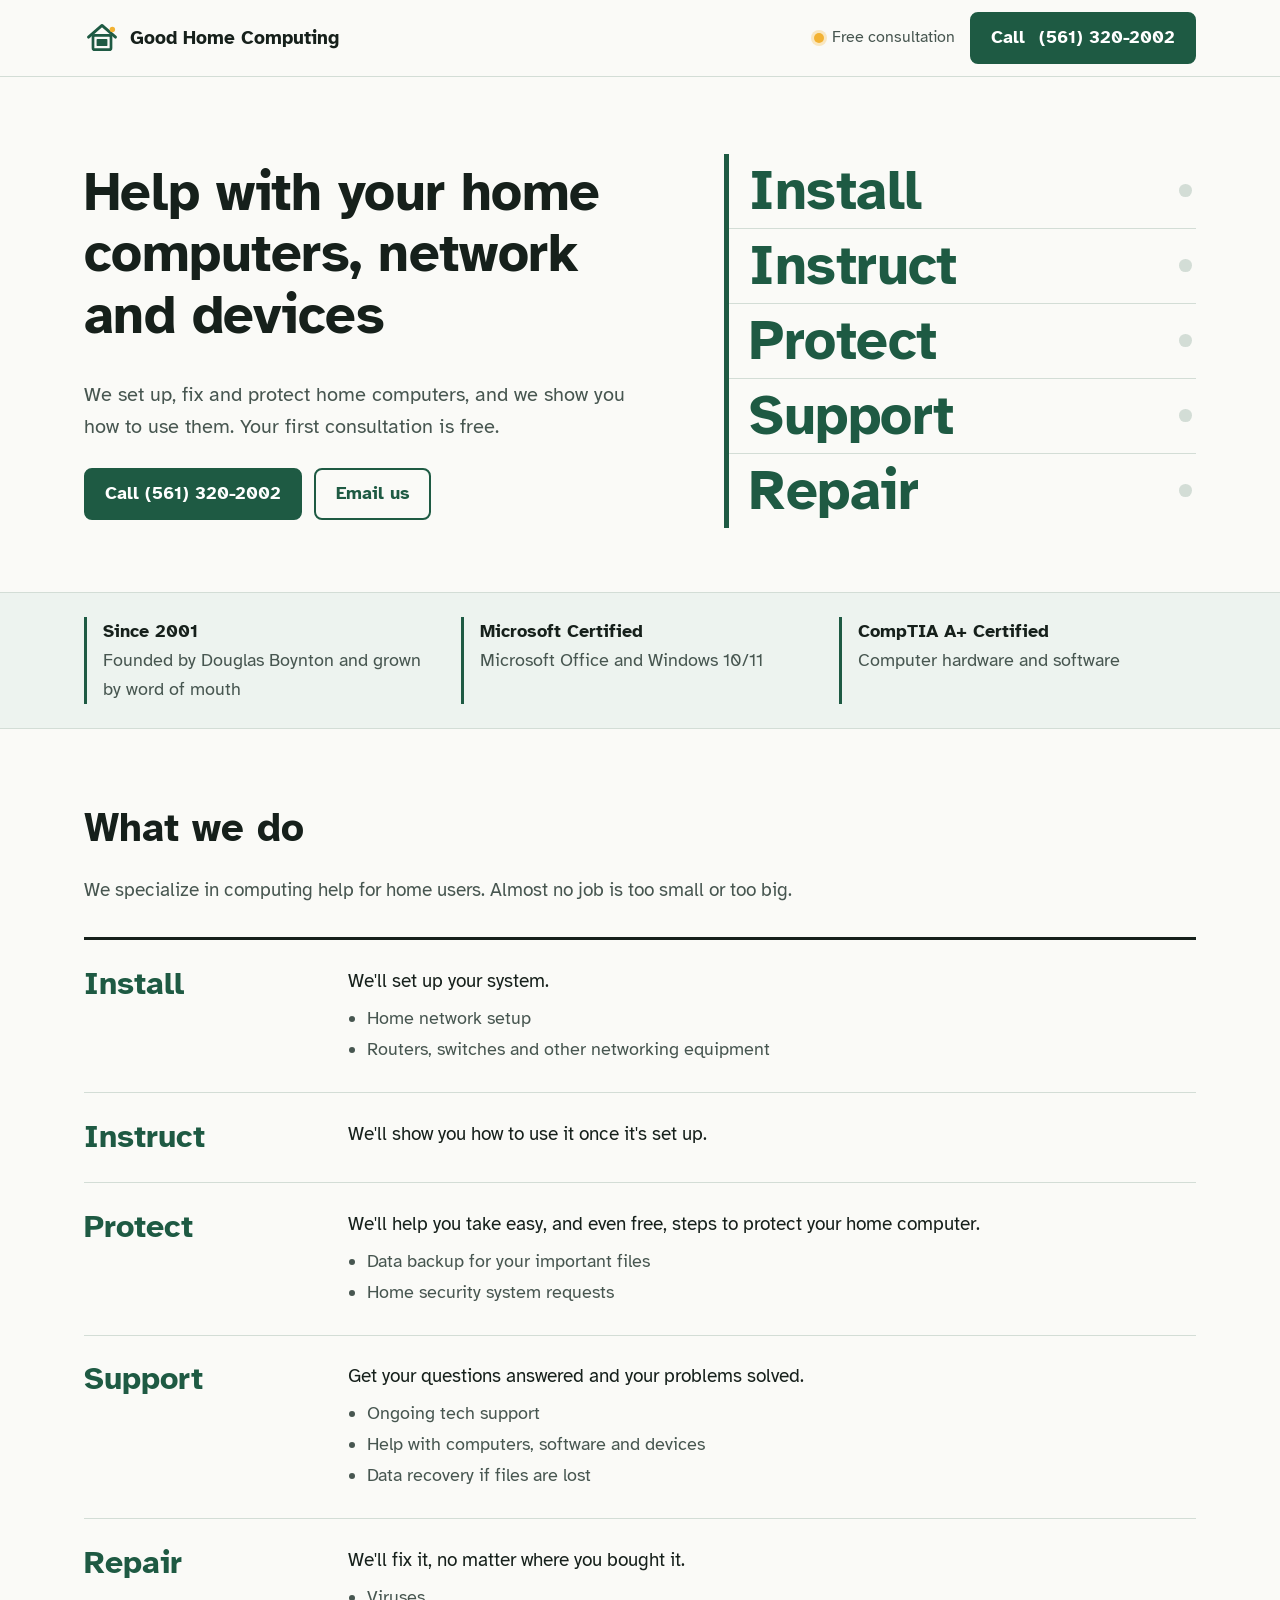
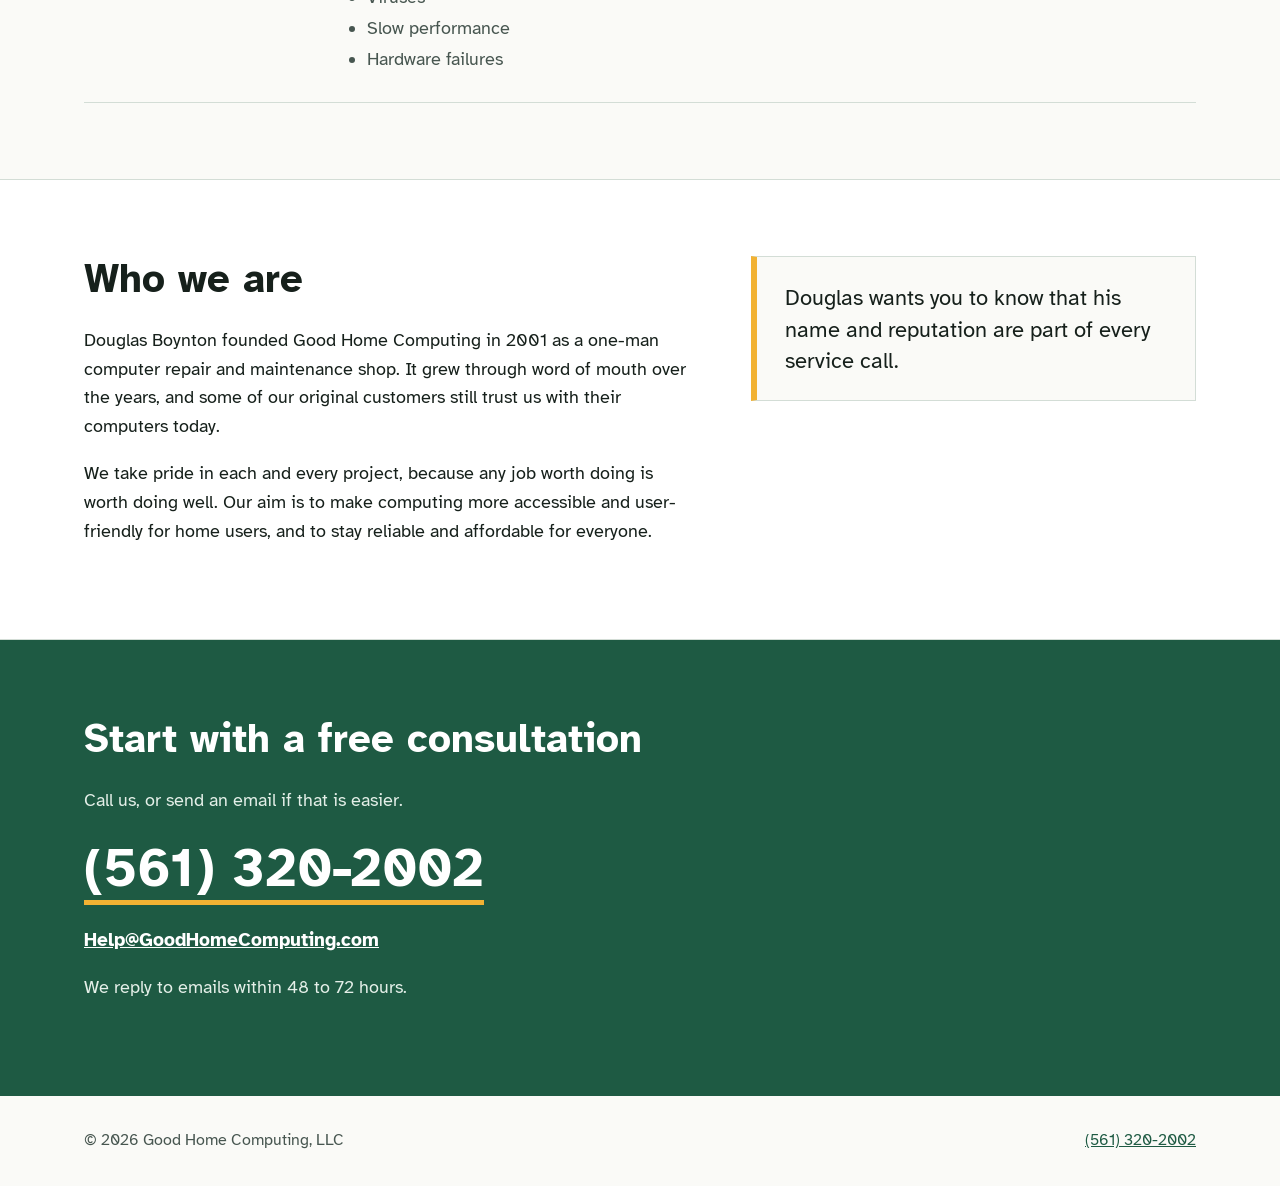
<file: index.html>
<!doctype html>
<html lang="en">
<head>
<meta charset="utf-8">
<meta name="viewport" content="width=device-width, initial-scale=1">
<title>Good Home Computing | Home computer repair and support</title>
<meta name="description" content="Good Home Computing helps home users set up, protect, repair and understand their computers, networks and devices. Call for a free first consultation.">
<link rel="canonical" href="https://www.goodhomecomputing.com/">
<meta property="og:type" content="website">
<meta property="og:url" content="https://www.goodhomecomputing.com/">
<meta property="og:title" content="Good Home Computing | Home computer repair and support">
<meta property="og:description" content="Good Home Computing helps home users set up, protect, repair and understand their computers, networks and devices. Call for a free first consultation.">
<meta property="og:image" content="https://www.goodhomecomputing.com/og.png">
<meta property="og:image:width" content="1200">
<meta property="og:image:height" content="630">
<meta name="twitter:card" content="summary_large_image">
<meta name="theme-color" content="#1E5A43">
<link rel="icon" href="/favicon.svg" type="image/svg+xml">
<link rel="apple-touch-icon" href="/apple-touch-icon.png">
<link rel="preconnect" href="https://fonts.googleapis.com">
<link rel="preconnect" href="https://fonts.gstatic.com" crossorigin>
<link rel="stylesheet" href="https://fonts.googleapis.com/css2?family=Atkinson+Hyperlegible:wght@400;700&amp;display=swap">
<link rel="stylesheet" href="/style.css">
<script type="application/ld+json">{"@context": "https://schema.org", "@type": "ProfessionalService", "name": "Good Home Computing, LLC", "url": "https://www.goodhomecomputing.com/", "telephone": "+1-561-320-2002", "foundingDate": "2001", "founder": {"@type": "Person", "name": "Douglas Boynton"}, "description": "Good Home Computing helps home users set up, protect, repair and understand their computers, networks and devices. Call for a free first consultation."}</script>
</head>
<body>
<a class="skip" href="#main">Skip to main content</a>
<header class="site-head"><div class="wrap"><a class="brand" href="/"><svg viewBox="0 0 40 40" aria-hidden="true" focusable="false"><path d="M5 19 20 6l15 13" fill="none" stroke="#1E5A43" stroke-width="3.2" stroke-linecap="round" stroke-linejoin="round"/><rect x="10" y="17" width="20" height="16" rx="2" fill="none" stroke="#1E5A43" stroke-width="3"/><rect x="14" y="21" width="12" height="8" rx="1" fill="#1E5A43"/><circle cx="31.5" cy="10.5" r="3" fill="#F2B233"/></svg><span>Good Home Computing</span></a><div class="head-call"><span class="note"><span class="led" aria-hidden="true"></span>Free consultation</span><a class="btn btn-solid" href="tel:+15613202002" aria-label="Call (561) 320-2002">Call<span class="hide-sm">&nbsp;(561) 320-2002</span></a></div></div></header>
<main id="main">
<section class="hero" aria-labelledby="hero-title"><div class="wrap"><div>
<h1 id="hero-title">Help with your home computers, network and devices</h1><p class="lede">We set up, fix and protect home computers, and we show you how to use them. Your first consultation is free.</p>
<div class="actions"><a class="btn btn-solid" href="tel:+15613202002">Call (561) 320-2002</a><a class="btn btn-line js-email" href="#contact" data-u="Help" data-d="GoodHomeComputing.com" data-s="Free consultation">Email us</a></div>
</div><nav aria-label="Our services"><ul class="verbs"><li><a href="#install">Install</a></li><li><a href="#instruct">Instruct</a></li><li><a href="#protect">Protect</a></li><li><a href="#support">Support</a></li><li><a href="#repair">Repair</a></li></ul></nav></div></section>
<div class="creds"><div class="wrap"><ul><li><b>Since 2001</b><span>Founded by Douglas Boynton and grown by word of mouth</span></li><li><b>Microsoft Certified</b><span>Microsoft Office and Windows 10/11</span></li><li><b>CompTIA A+ Certified</b><span>Computer hardware and software</span></li></ul></div></div>
<section class="band services" id="services" aria-labelledby="services-title"><div class="wrap">
<h2 id="services-title">What we do</h2><p class="intro">We specialize in computing help for home users. Almost no job is too small or too big.</p><dl><div class="service" id="install"><dt>Install</dt><dd><p>We&#x27;ll set up your system.</p><ul><li>Home network setup</li><li>Routers, switches and other networking equipment</li></ul></dd></div><div class="service" id="instruct"><dt>Instruct</dt><dd><p>We&#x27;ll show you how to use it once it&#x27;s set up.</p></dd></div><div class="service" id="protect"><dt>Protect</dt><dd><p>We&#x27;ll help you take easy, and even free, steps to protect your home computer.</p><ul><li>Data backup for your important files</li><li>Home security system requests</li></ul></dd></div><div class="service" id="support"><dt>Support</dt><dd><p>Get your questions answered and your problems solved.</p><ul><li>Ongoing tech support</li><li>Help with computers, software and devices</li><li>Data recovery if files are lost</li></ul></dd></div><div class="service" id="repair"><dt>Repair</dt><dd><p>We&#x27;ll fix it, no matter where you bought it.</p><ul><li>Viruses</li><li>Slow performance</li><li>Hardware failures</li></ul></dd></div></dl></div></section>
<section class="band about" id="about" aria-labelledby="about-title"><div class="wrap"><div>
<h2 id="about-title">Who we are</h2><p>Douglas Boynton founded Good Home Computing in 2001 as a one-man computer repair and maintenance shop. It grew through word of mouth over the years, and some of our original customers still trust us with their computers today.</p><p>We take pride in each and every project, because any job worth doing is worth doing well. Our aim is to make computing more accessible and user-friendly for home users, and to stay reliable and affordable for everyone.</p></div><aside class="quote" aria-label="A promise from the founder"><p>Douglas wants you to know that his name and reputation are part of every service call.</p></aside></div></section>
<section class="band contact" id="contact" aria-labelledby="contact-title"><div class="wrap">
<h2 id="contact-title">Start with a free consultation</h2><p>Call us, or send an email if that is easier.</p><a class="phone" href="tel:+15613202002">(561) 320-2002</a>
<p><a class="email js-email" data-show data-u="Help" data-d="GoodHomeComputing.com" data-s="Free consultation" href="#contact">Email us</a></p>
<noscript><p>Email: Help at GoodHomeComputing dot com</p></noscript><p>We reply to emails within 48 to 72 hours.</p></div></section>
</main>
<footer class="site-foot"><div class="wrap"><span>&copy; 2026 Good Home Computing, LLC</span><a href="tel:+15613202002">(561) 320-2002</a></div></footer>
<script>document.querySelectorAll('.js-email').forEach(function(a){var m=a.getAttribute('data-u')+'@'+a.getAttribute('data-d');var s=a.getAttribute('data-s');a.href='mailto:'+m+(s?'?subject='+encodeURIComponent(s):'');if(a.hasAttribute('data-show')){a.textContent=m;}});</script>
</body>
</html>
</file>
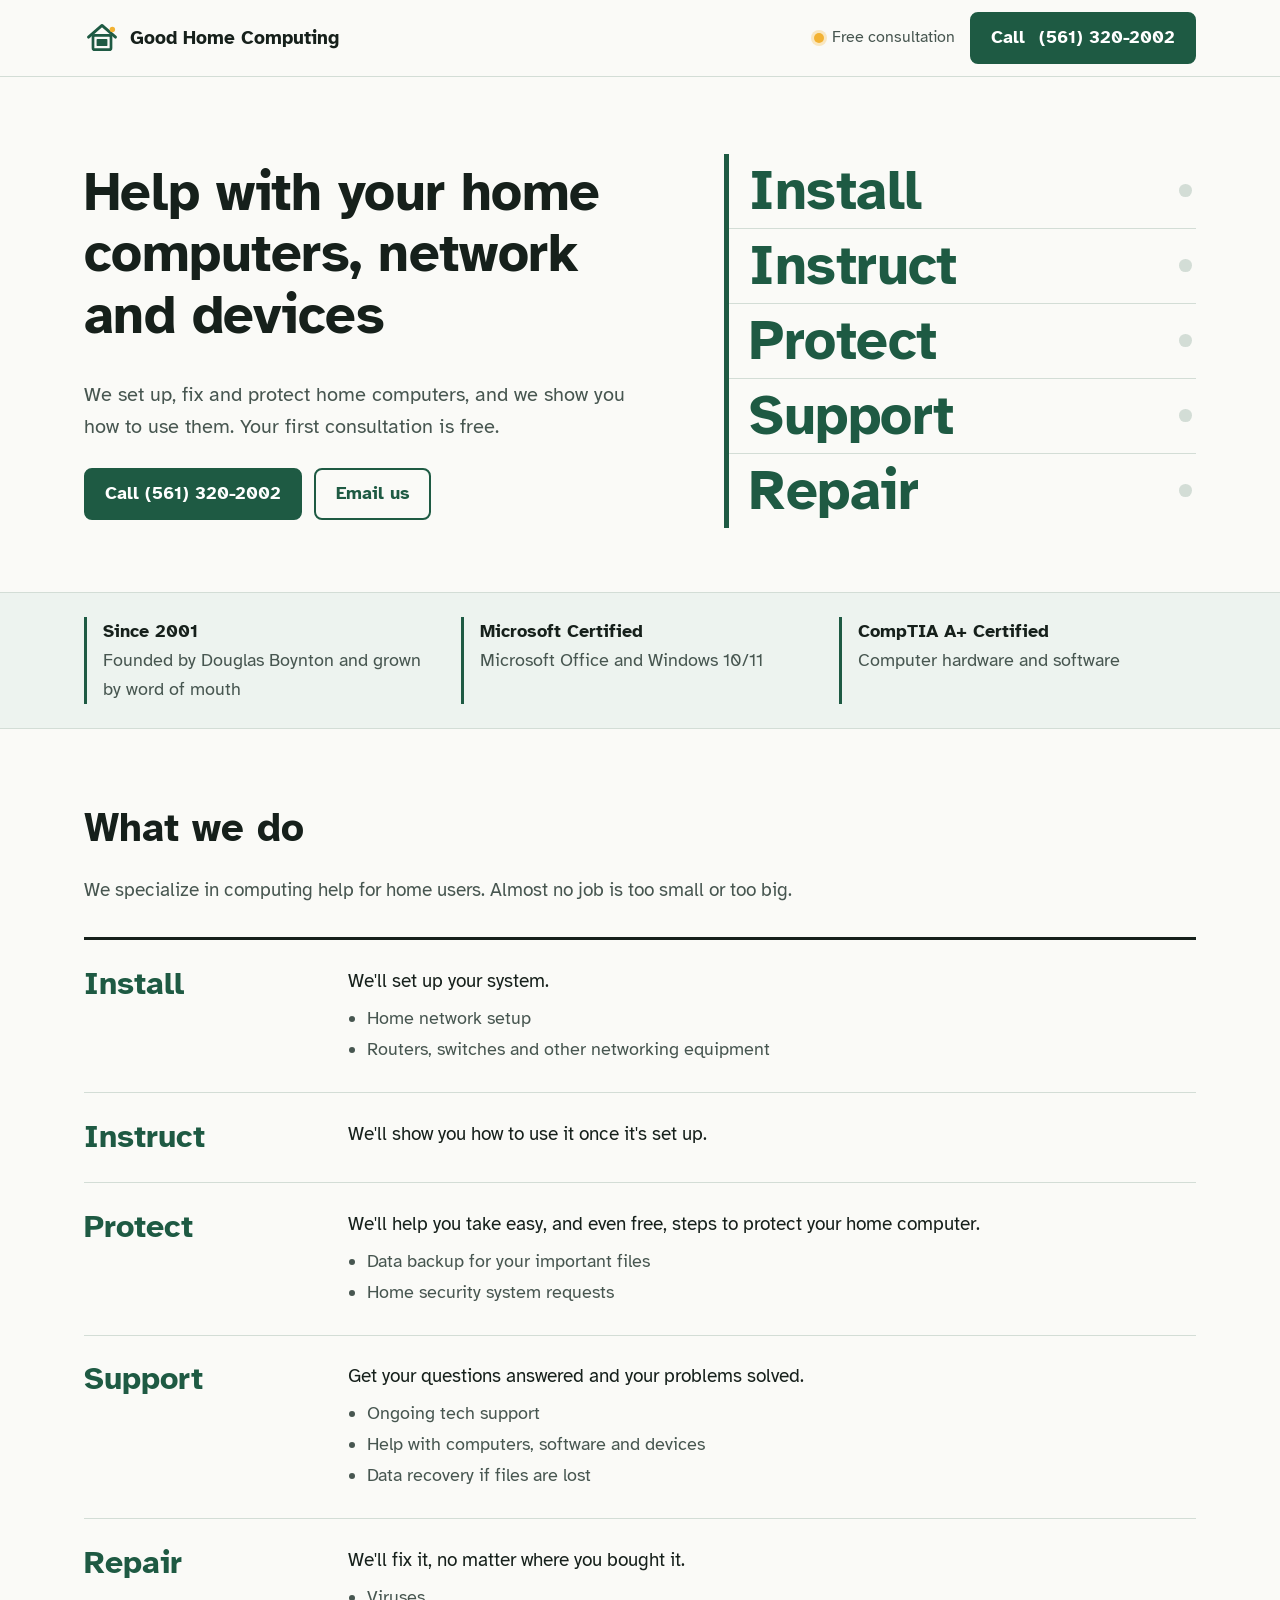
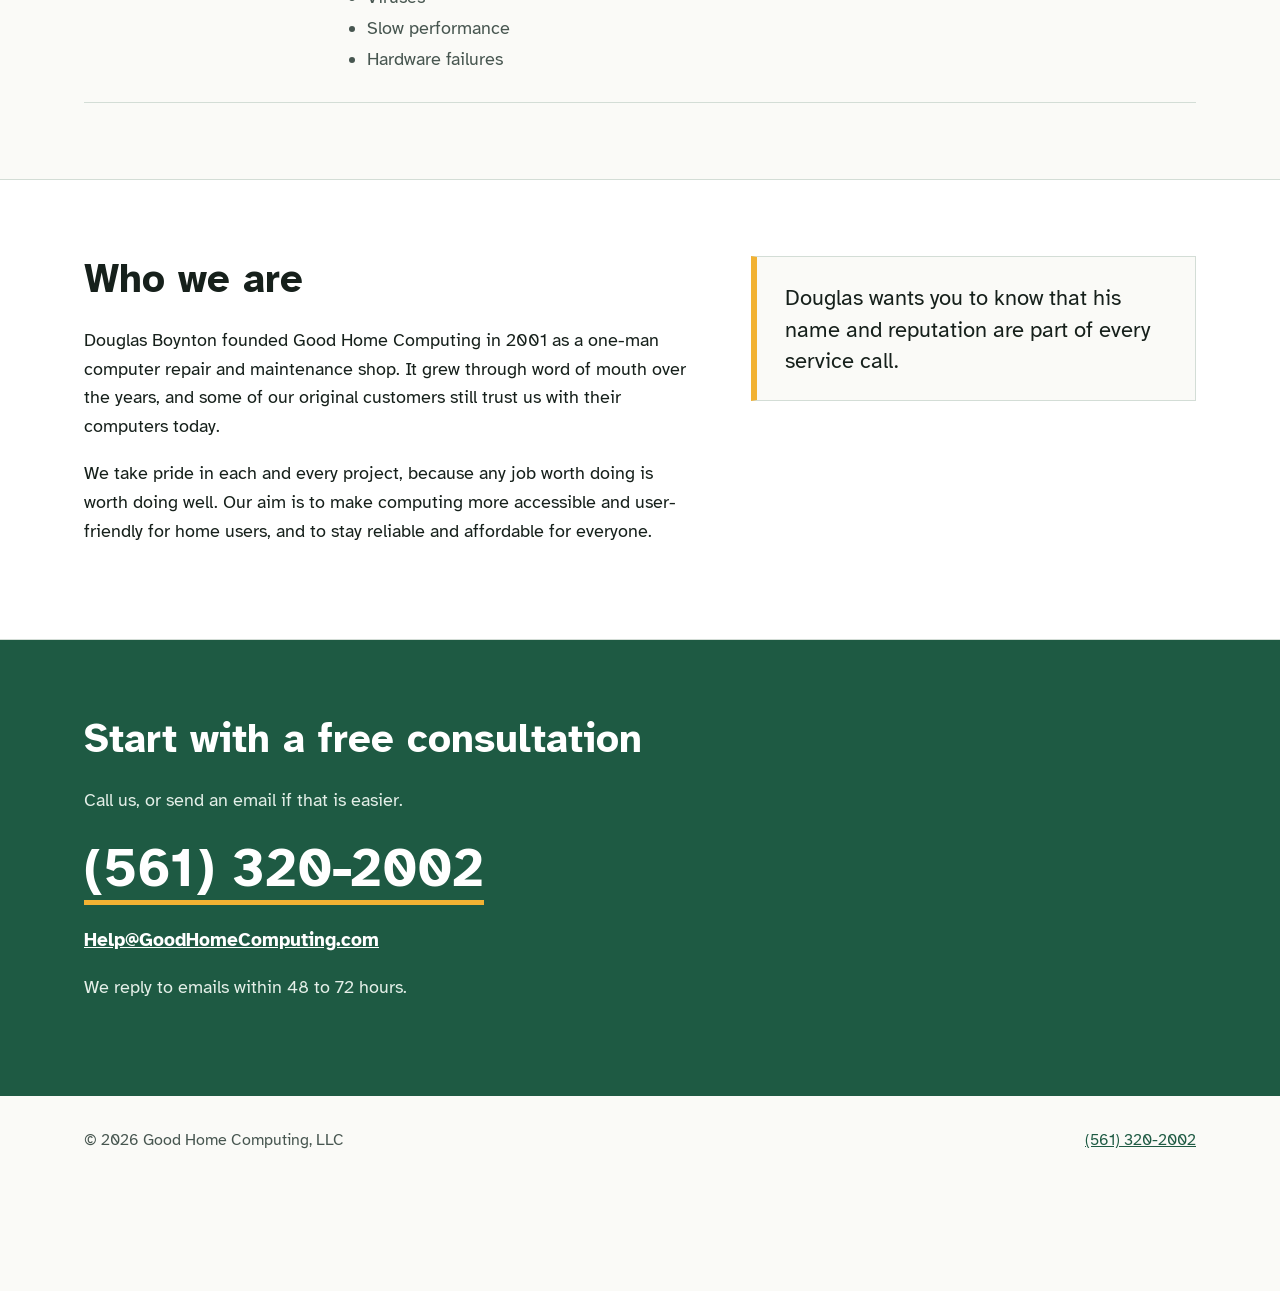
<file: about-us.html>
<!doctype html>
<html lang="en">
<head>
<meta charset="utf-8">
<title>Good Home Computing</title>
<meta name="robots" content="noindex">
<link rel="canonical" href="https://www.goodhomecomputing.com/#about">
<meta http-equiv="refresh" content="0; url=/#about">
</head>
<body>
<p>This page has moved to <a href="/#about">About us</a>.</p>
</body>
</html>
</file>
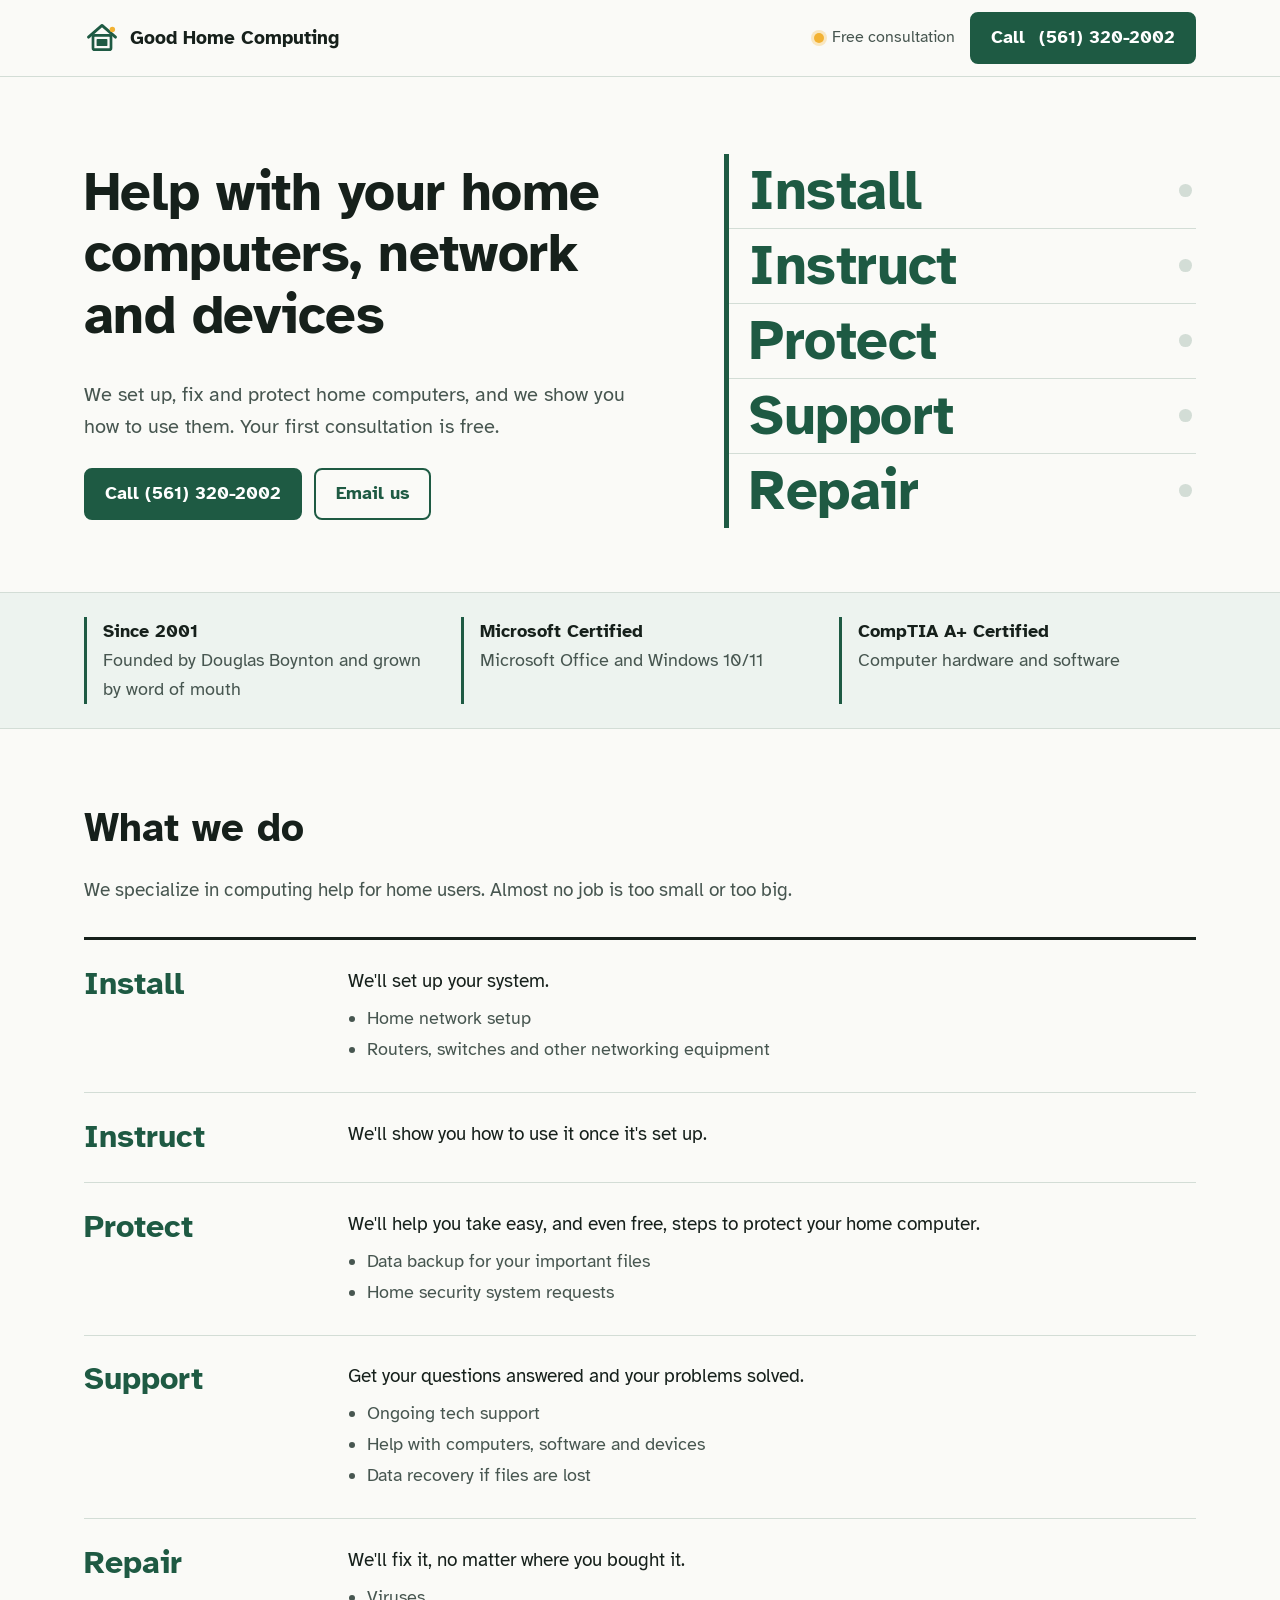
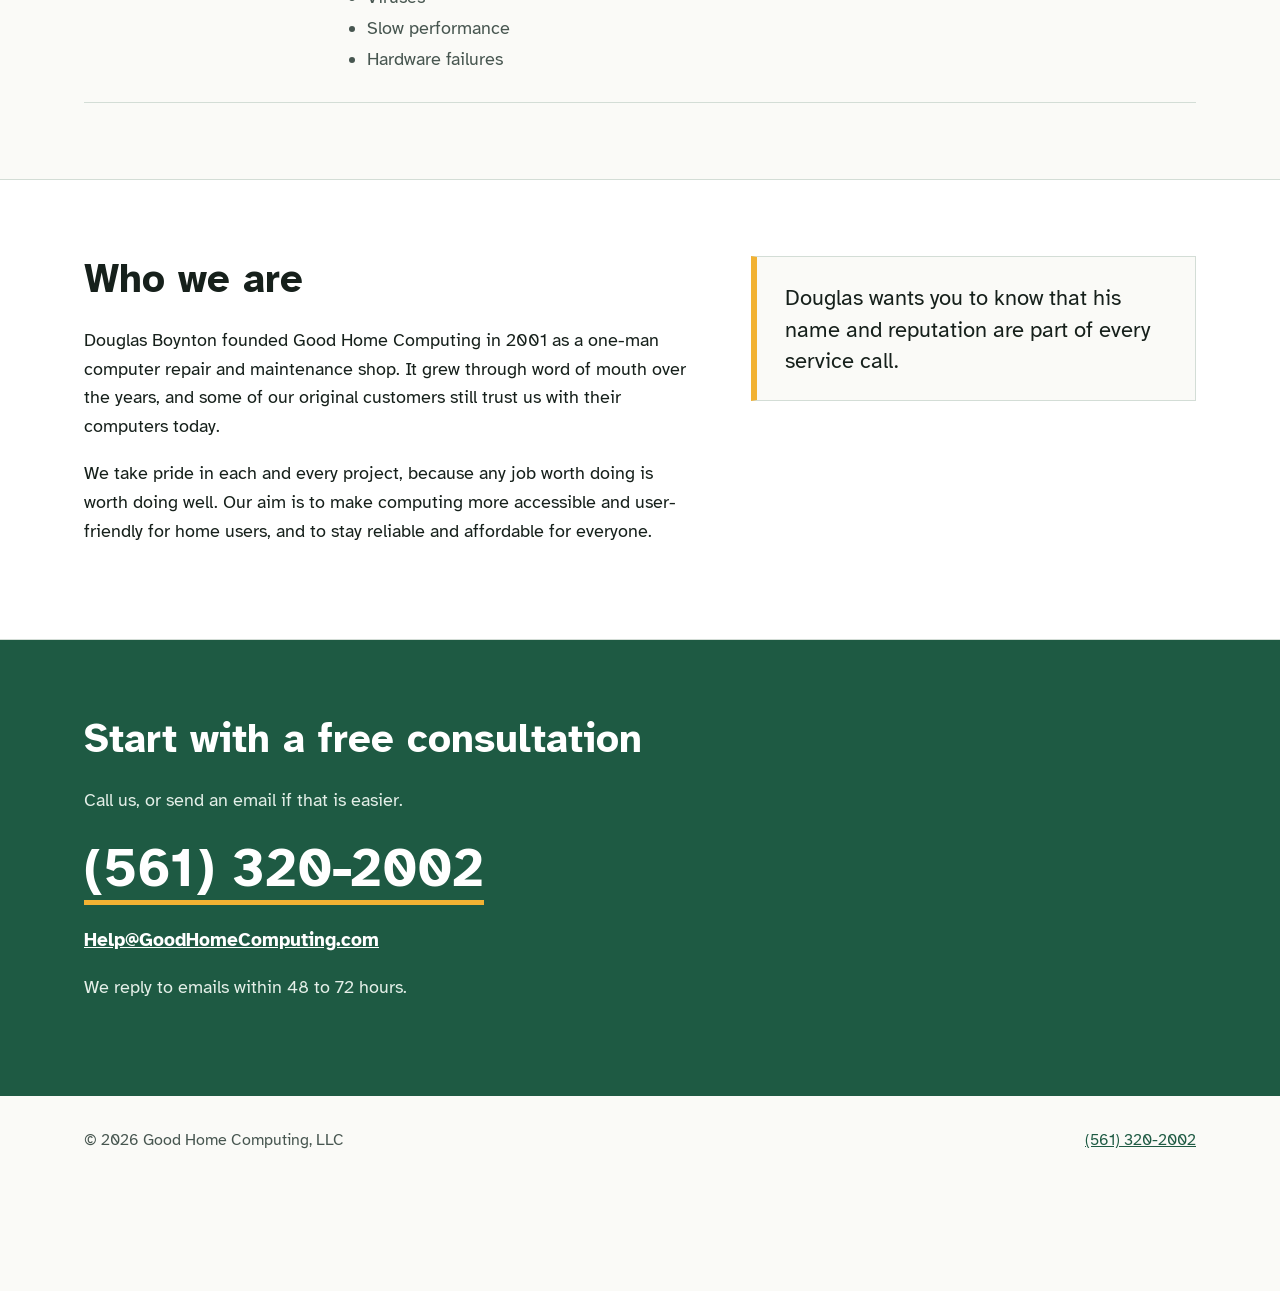
<file: contact-us.html>
<!doctype html>
<html lang="en">
<head>
<meta charset="utf-8">
<title>Good Home Computing</title>
<meta name="robots" content="noindex">
<link rel="canonical" href="https://www.goodhomecomputing.com/#contact">
<meta http-equiv="refresh" content="0; url=/#contact">
</head>
<body>
<p>This page has moved to <a href="/#contact">Contact us</a>.</p>
</body>
</html>
</file>
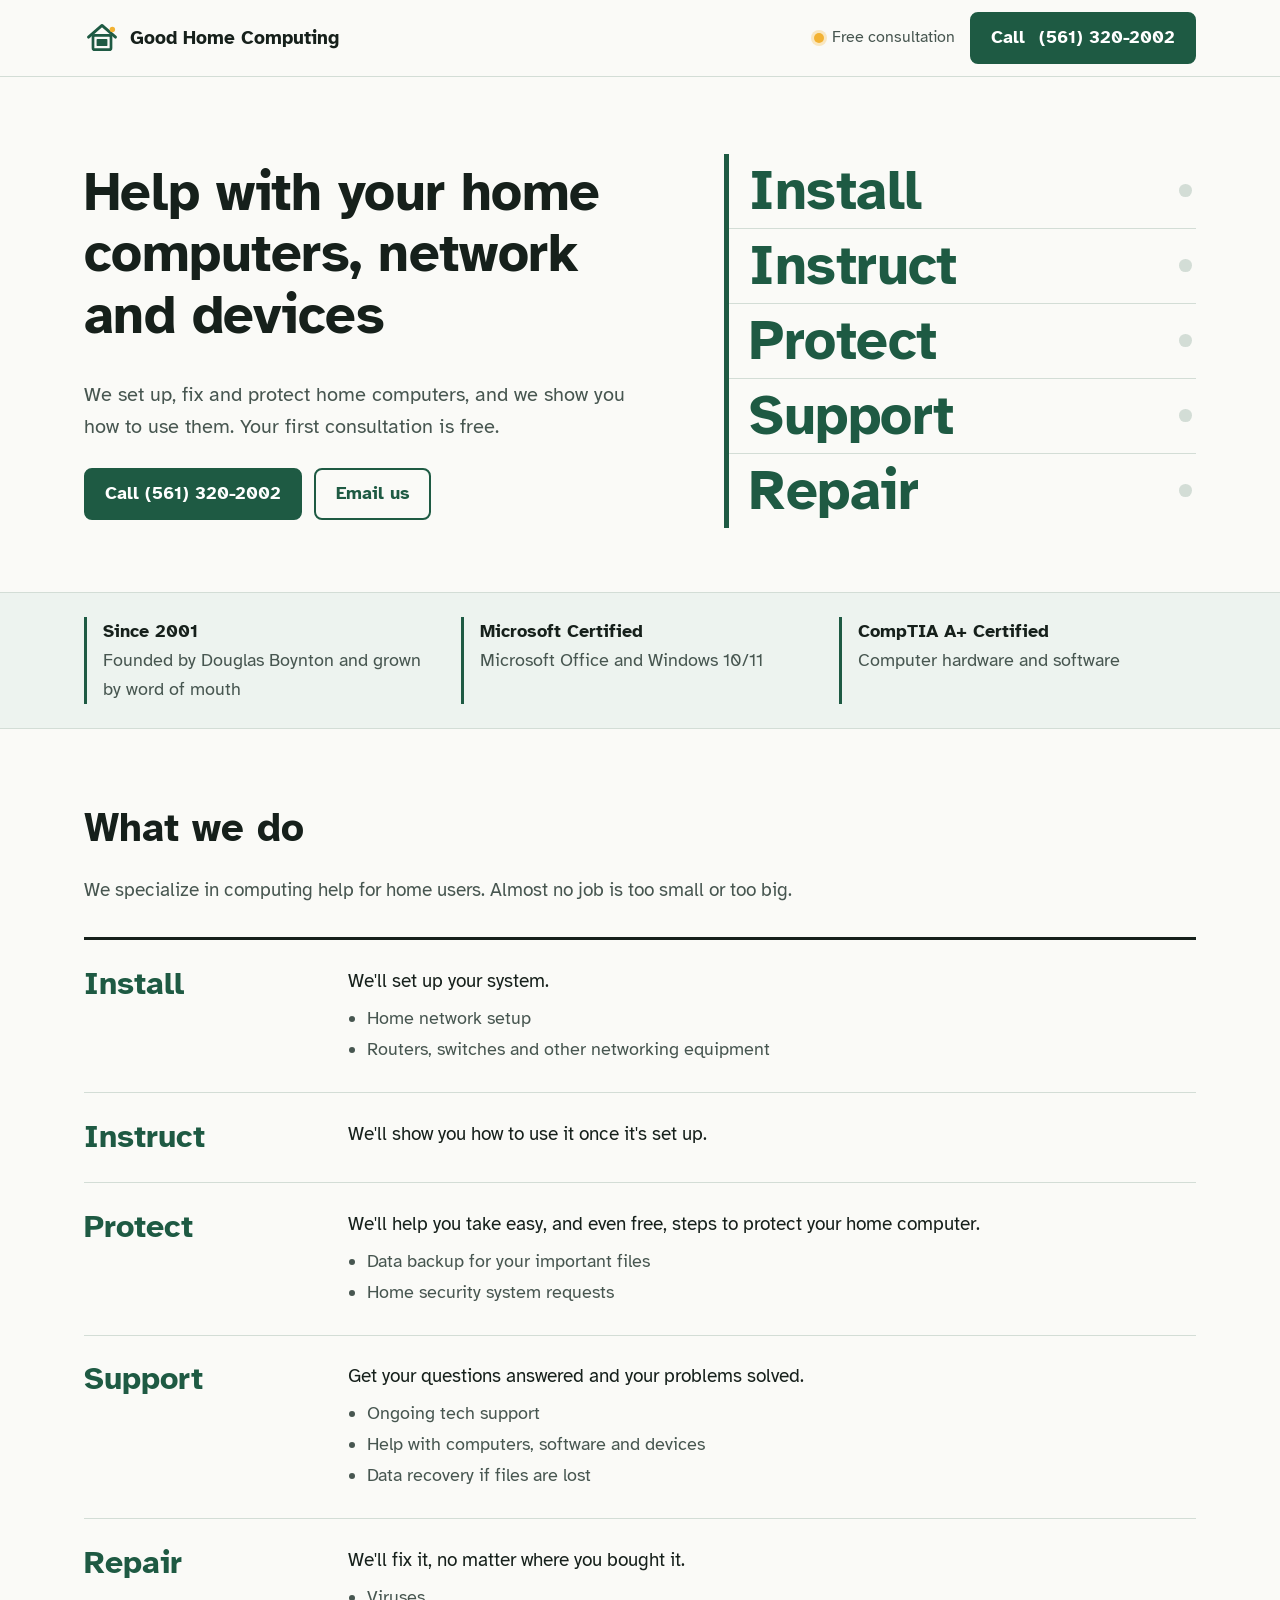
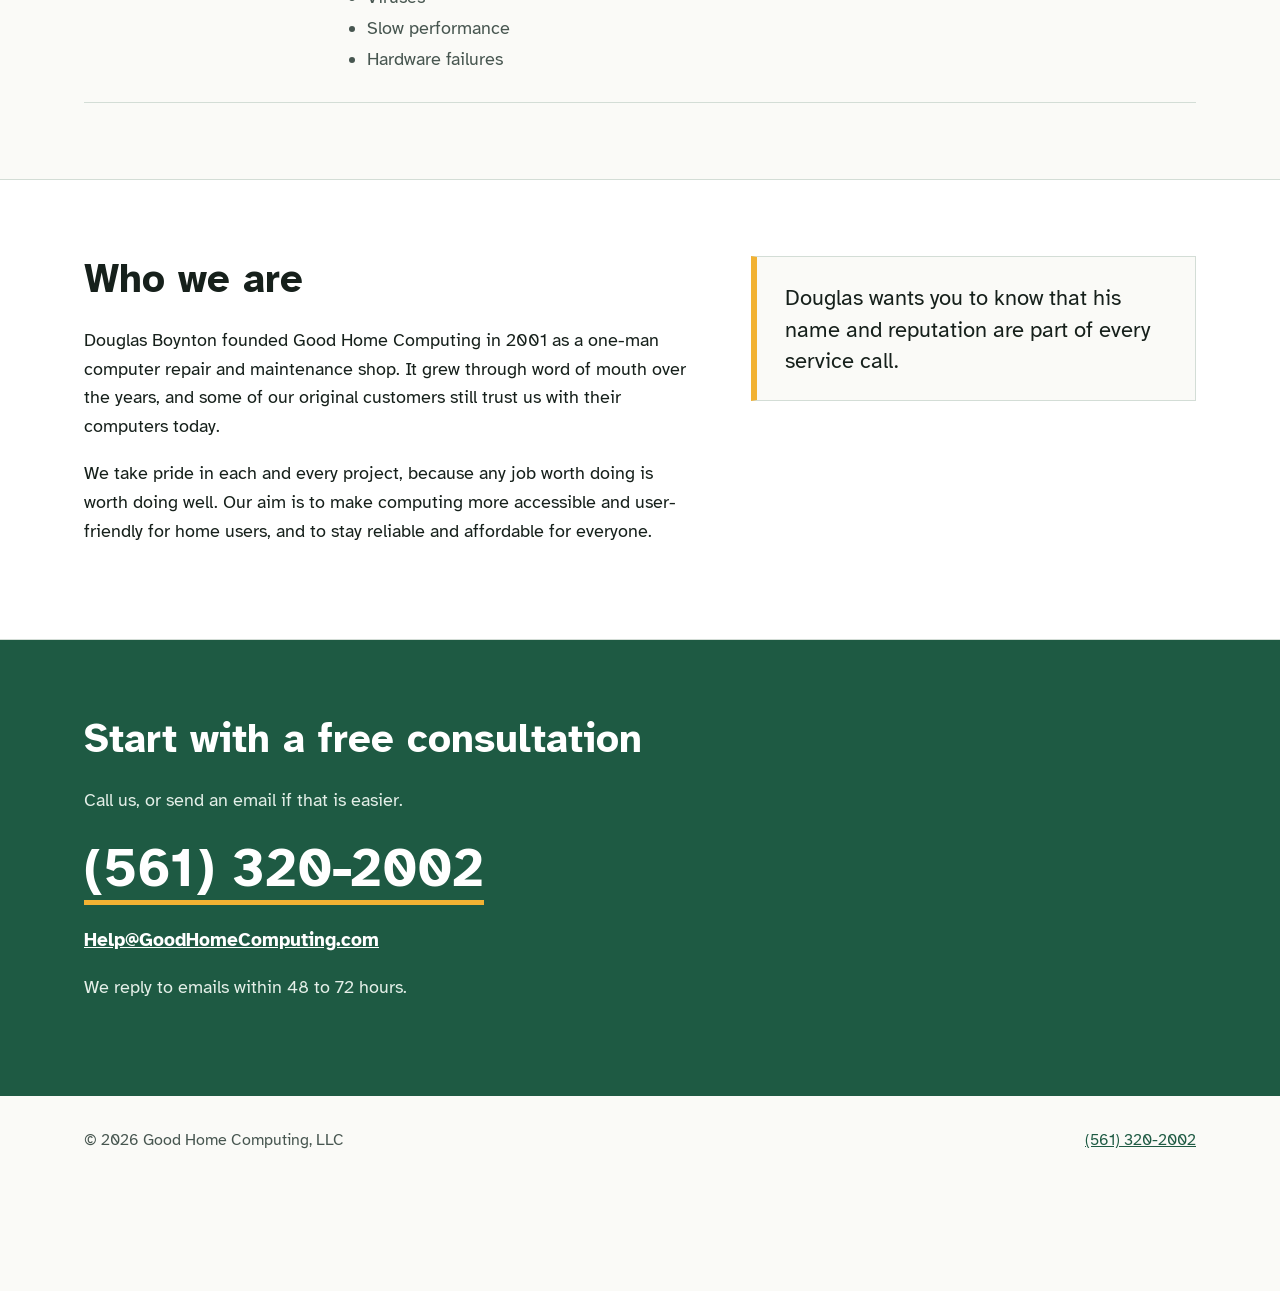
<file: home.html>
<!doctype html>
<html lang="en">
<head>
<meta charset="utf-8">
<title>Good Home Computing</title>
<meta name="robots" content="noindex">
<link rel="canonical" href="https://www.goodhomecomputing.com/">
<meta http-equiv="refresh" content="0; url=/">
</head>
<body>
<p>This page has moved to <a href="/">the home page</a>.</p>
</body>
</html>
</file>
<file: style.css>
*,*::before,*::after{box-sizing:border-box}
html{-webkit-text-size-adjust:100%;text-size-adjust:100%}
body{margin:0;overflow-wrap:break-word}
img,svg{display:block;max-width:100%;height:auto}
a{color:inherit}
:focus-visible{outline:3px solid var(--focus,#1a5fb4);outline-offset:3px;border-radius:3px}
.skip{position:absolute;left:-9999px;top:0;padding:.75rem 1rem;background:#fff;color:#000;z-index:20;font-weight:700}
.skip:focus{left:1rem;top:1rem}
.visually-hidden{position:absolute!important;width:1px;height:1px;padding:0;margin:-1px;overflow:hidden;clip:rect(0 0 0 0);white-space:nowrap;border:0}
.wrap{width:100%;max-width:var(--wrap,70rem);margin:0 auto;padding:0 1.25rem}
.show-sm{display:none}
@media (max-width:620px){.hide-sm{display:none!important}.show-sm{display:inline!important}}
@media (prefers-reduced-motion:reduce){*,*::before,*::after{animation-duration:.01ms!important;animation-iteration-count:1!important;transition-duration:.01ms!important;scroll-behavior:auto!important}}

/* Good Home Computing: circuit-board green, power-LED amber, Atkinson Hyperlegible (made for low-vision readers). */
:root{--ink:#16201B;--pcb:#1E5A43;--pcb-dark:#143D2E;--led:#F2B233;--paper:#FAFAF7;--tint:#EDF3EF;--rule:#D3DDD6;--mute:#475650;--focus:#1E5A43;
--font:"Atkinson Hyperlegible",system-ui,-apple-system,"Segoe UI",sans-serif;--wrap:72rem}
html{scroll-behavior:smooth}
body{font-family:var(--font);font-size:1.125rem;line-height:1.6;color:var(--ink);background:var(--paper)}
h1,h2,h3{line-height:1.15;margin:0 0 .6em;font-weight:700}
p{margin:0 0 1em;max-width:62ch}
.site-head{background:var(--paper);border-bottom:1px solid var(--rule)}
.site-head .wrap{display:flex;align-items:center;justify-content:space-between;gap:1rem;min-height:4.75rem}
.brand{display:flex;align-items:center;gap:.65rem;font-weight:700;font-size:1.2rem;text-decoration:none;color:var(--ink);white-space:nowrap}
.brand svg{width:2.25rem;height:2.25rem;flex:none}
.head-call{display:flex;align-items:center;gap:.9rem}
.head-call .note{display:flex;align-items:center;gap:.5rem;color:var(--mute);font-size:1rem}
.led{display:inline-block;width:.65rem;height:.65rem;border-radius:50%;background:var(--led);box-shadow:0 0 0 3px rgba(242,178,51,.28)}
.btn{display:inline-flex;align-items:center;justify-content:center;gap:.5rem;font:inherit;font-weight:700;line-height:1.2;text-decoration:none;border-radius:.5rem;padding:.8rem 1.2rem;border:2px solid var(--pcb);min-height:2.9rem}
.btn-solid{background:var(--pcb);color:#fff}
.btn-solid:hover{background:var(--pcb-dark);border-color:var(--pcb-dark)}
.btn-line{background:transparent;color:var(--pcb)}
.btn-line:hover{background:var(--tint)}
.hero{padding:clamp(2.5rem,6vw,5rem) 0 clamp(2.5rem,5vw,4rem)}
.hero .wrap{display:grid;grid-template-columns:minmax(0,1.1fr) minmax(0,.9fr);gap:clamp(2rem,5vw,4.5rem);align-items:center}
.hero h1{font-size:clamp(2.1rem,4.4vw,3.35rem);letter-spacing:-.01em;max-width:18ch}
.hero .lede{font-size:1.25rem;color:var(--mute)}
.actions{display:flex;flex-wrap:wrap;gap:.75rem;margin-top:1.6rem}
.verbs{list-style:none;margin:0;padding:0;border-left:5px solid var(--pcb)}
.verbs li+li{border-top:1px solid var(--rule)}
.verbs a{display:flex;align-items:center;justify-content:space-between;gap:1rem;padding:.3rem .25rem .3rem 1.25rem;font-size:clamp(2.1rem,4.6vw,3.5rem);font-weight:700;letter-spacing:-.01em;line-height:1.15;color:var(--pcb);text-decoration:none}
.verbs a::after{content:"";width:.8rem;height:.8rem;border-radius:50%;background:var(--rule);flex:none;transition:background-color .2s ease,box-shadow .2s ease}
.verbs a:hover,.verbs a:focus-visible{color:var(--pcb-dark)}
.verbs a:hover::after,.verbs a:focus-visible::after{background:var(--led);box-shadow:0 0 0 5px rgba(242,178,51,.3)}
.creds{background:var(--tint);border-block:1px solid var(--rule)}
.creds ul{list-style:none;margin:0;padding:1.5rem 0;display:grid;grid-template-columns:repeat(3,minmax(0,1fr));gap:1.25rem}
.creds li{padding-left:1rem;border-left:3px solid var(--pcb)}
.creds b{display:block;font-size:1.15rem}
.creds span{color:var(--mute)}
.band{padding:clamp(2.75rem,6vw,4.75rem) 0}
.band h2{font-size:clamp(1.75rem,3.2vw,2.5rem)}
.intro{font-size:1.2rem;color:var(--mute)}
.services dl{margin:2rem 0 0;border-top:3px solid var(--ink)}
.service{display:grid;grid-template-columns:15rem minmax(0,1fr);gap:1.5rem;padding:1.6rem 0;border-bottom:1px solid var(--rule);scroll-margin-top:1rem}
.service dt{font-size:2rem;font-weight:700;color:var(--pcb);line-height:1.1}
.service dd{margin:0}
.service dd p{margin-bottom:.45rem;font-size:1.2rem}
.service ul{margin:0;padding-left:1.2rem;color:var(--mute)}
.service li{margin:.15rem 0}
.about{background:#fff;border-block:1px solid var(--rule)}
.about .wrap{display:grid;grid-template-columns:minmax(0,1.15fr) minmax(0,.85fr);gap:clamp(2rem,5vw,4.5rem);align-items:start}
.quote{margin:0;padding:1.6rem 1.6rem 1.5rem 1.8rem;background:var(--paper);border:1px solid var(--rule);border-left:6px solid var(--led);font-size:1.35rem;line-height:1.45}
.quote p{margin:0}
.quote footer{margin-top:.9rem;font-size:1rem;color:var(--mute)}
.contact{background:var(--pcb);color:#fff}
.contact h2{color:#fff}
.contact p{color:#E4EFE8}
.contact .phone{display:inline-block;font-size:clamp(2.1rem,5.5vw,3.4rem);font-weight:700;color:#fff;text-decoration:none;border-bottom:5px solid var(--led);line-height:1.15;margin:.25rem 0 1.25rem}
.contact .phone:hover{border-bottom-color:#fff}
.contact .email{color:#fff;font-weight:700;font-size:1.2rem}
.contact :focus-visible{outline-color:var(--led)}
.site-foot{padding:2rem 0;color:var(--mute);font-size:1rem}
.site-foot .wrap{display:flex;flex-wrap:wrap;justify-content:space-between;gap:.75rem}
.site-foot a{color:var(--pcb)}
.notfound{padding:clamp(3rem,10vw,7rem) 0}
.notfound h1{font-size:clamp(2rem,5vw,3rem)}
@media (max-width:900px){.hero .wrap,.about .wrap{grid-template-columns:1fr}.creds ul{grid-template-columns:1fr}.service{grid-template-columns:1fr;gap:.35rem}}
@media (max-width:620px){.head-call .note{display:none}.brand{font-size:1.05rem}.site-head .btn{padding:.6rem .9rem}.verbs a{font-size:1.75rem;padding-block:.2rem}}
</file>
